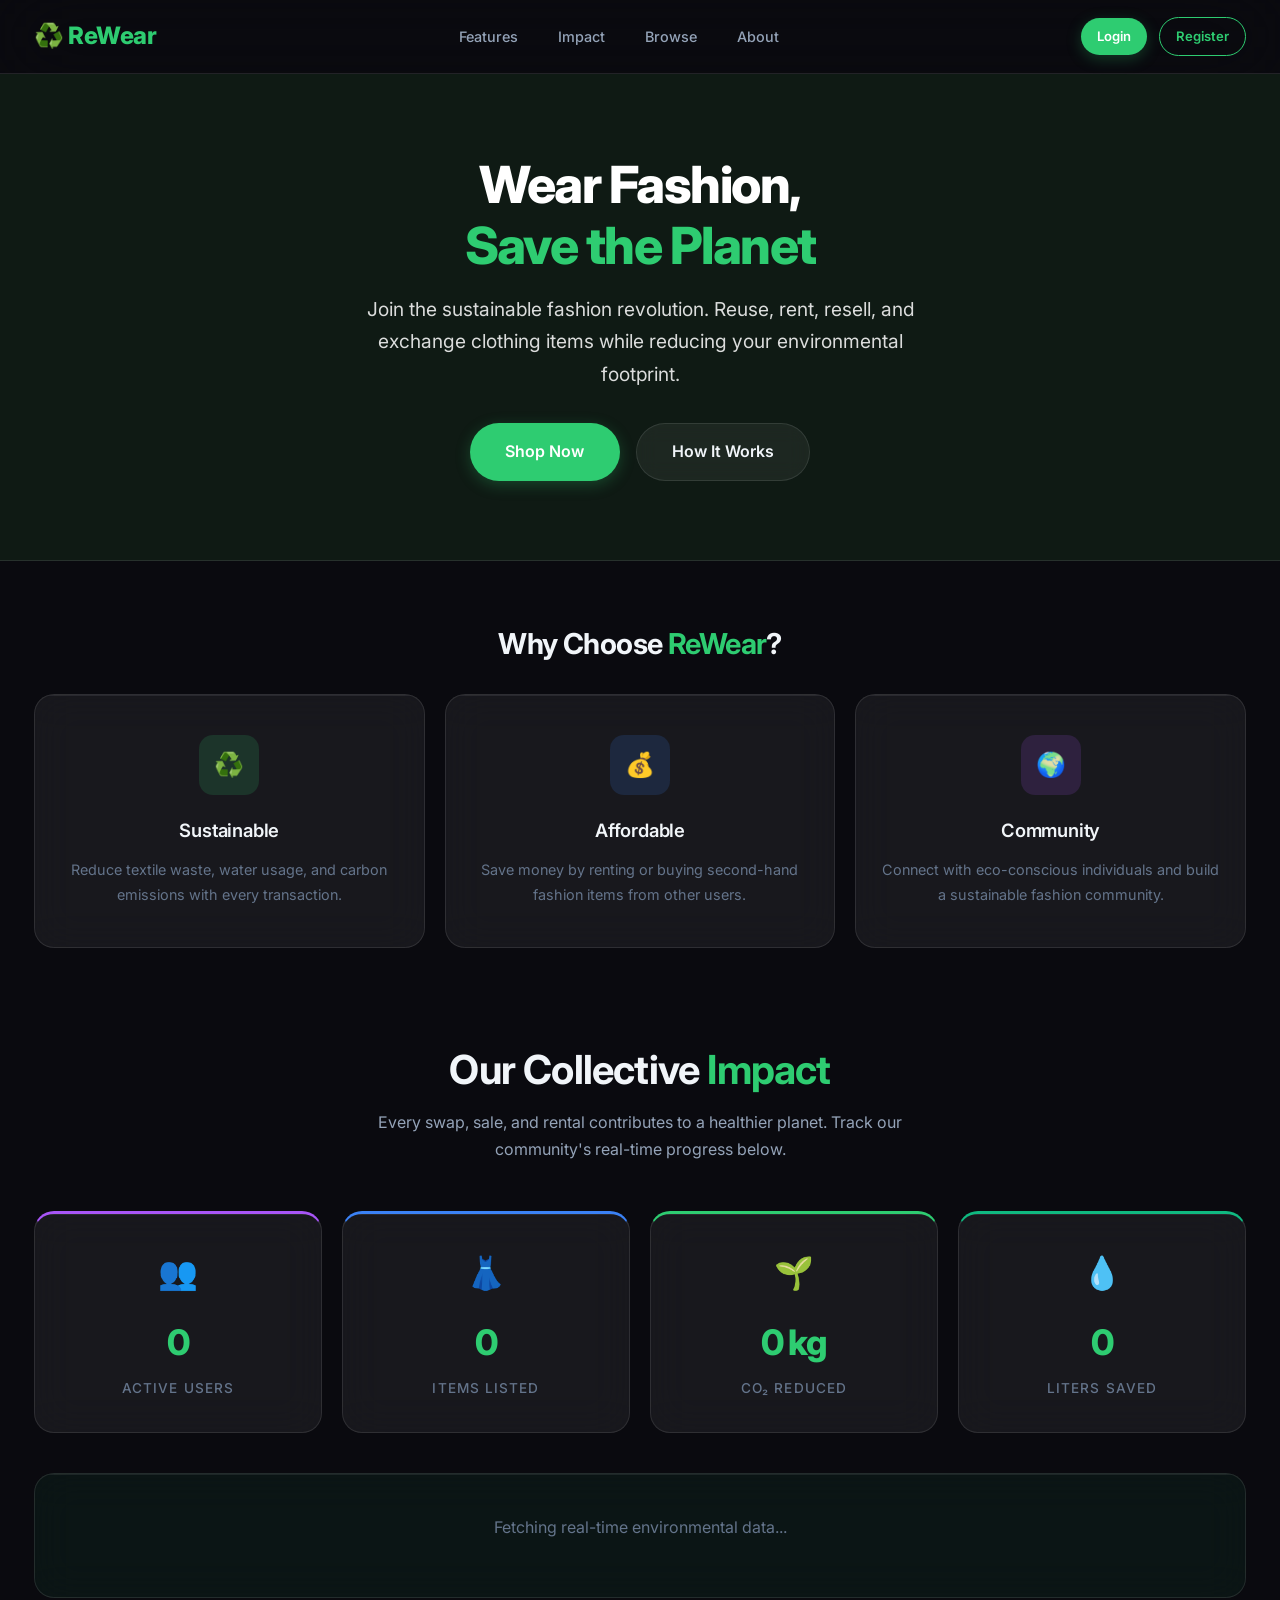
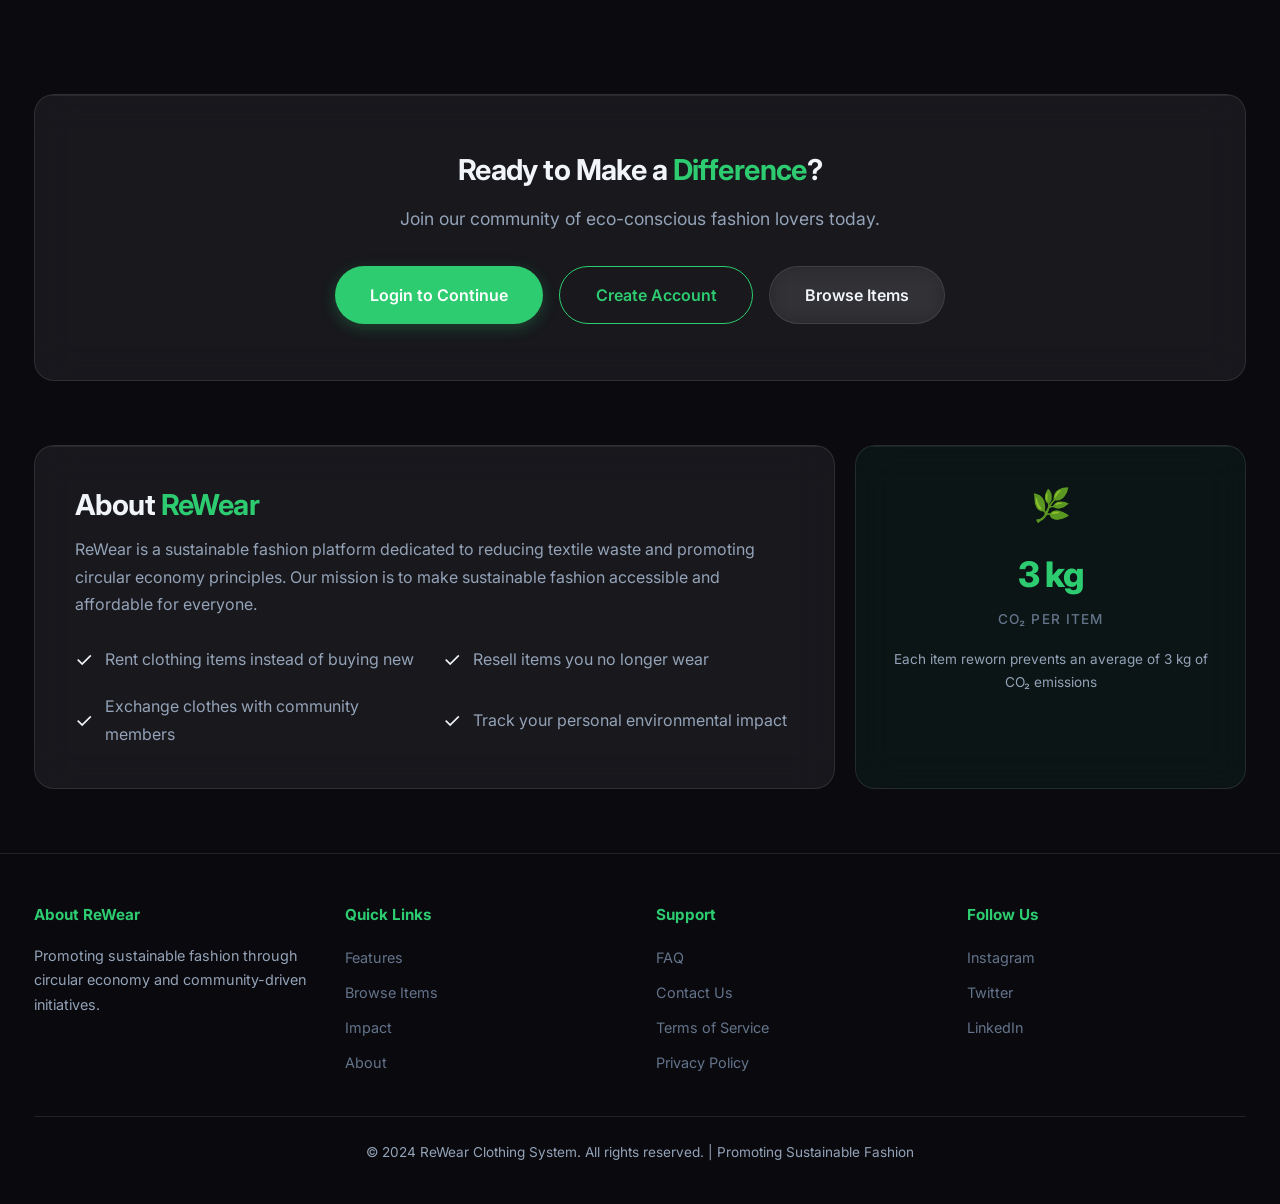
<file: frontend/index.html>
<!DOCTYPE html>
<html lang="en">
<head>
    <meta charset="UTF-8">
    <meta name="viewport" content="width=device-width, initial-scale=1.0">
    <title>ReWear - Sustainable Fashion Platform</title>
    <link rel="stylesheet" href="css/style.css?v=4">
</head>
<body>
    <!-- Navigation -->
    <header>
        <div class="container">
            <nav>
                <div class="logo">♻️ ReWear</div>
                <ul class="nav-menu">
                    <li><a href="#features">Features</a></li>
                    <li><a href="#impact">Impact</a></li>
                    <li><a href="browse-items.html">Browse</a></li>
                    <li><a href="#about">About</a></li>
                </ul>
                <div class="user-menu"></div>
            </nav>
        </div>
    </header>

    <!-- Hero Section -->
    <section class="hero">
        <div class="container">
            <h1>Wear Fashion,<br><span class="text-gradient">Save the Planet</span></h1>
            <p>Join the sustainable fashion revolution. Reuse, rent, resell, and exchange clothing items while reducing your environmental footprint.</p>
            <div style="display: flex; gap: 1rem; justify-content: center; flex-wrap: wrap;">
                <a href="browse-items.html" class="btn btn-lg btn-primary">Shop Now</a>
                <a href="#features" class="btn btn-lg btn-secondary">How It Works</a>
            </div>
        </div>
    </section>

    <!-- Features Bento Grid -->
    <section id="features" class="container" style="margin: 4rem auto;">
        <h2 class="text-center mb-4">Why Choose <span class="text-gradient">ReWear</span>?</h2>
        <div class="bento-grid" style="margin-top: 2rem;">
            <div class="card feature-card">
                <div class="feature-icon" style="background: var(--accent-green-dim);">♻️</div>
                <h3>Sustainable</h3>
                <p>Reduce textile waste, water usage, and carbon emissions with every transaction.</p>
            </div>
            <div class="card feature-card">
                <div class="feature-icon" style="background: var(--accent-blue-dim);">💰</div>
                <h3>Affordable</h3>
                <p>Save money by renting or buying second-hand fashion items from other users.</p>
            </div>
            <div class="card feature-card">
                <div class="feature-icon" style="background: var(--accent-purple-dim);">🌍</div>
                <h3>Community</h3>
                <p>Connect with eco-conscious individuals and build a sustainable fashion community.</p>
            </div>
        </div>
    </section>

    <!-- Impact Statistics Section -->
    <section id="impact" class="container" style="margin: 6rem auto;">
        <div class="text-center mb-4">
            <h2 style="font-size: 2.5rem;">Our Collective <span class="text-gradient">Impact</span></h2>
            <p style="max-width: 600px; margin: 0 auto; color: var(--text-secondary);">Every swap, sale, and rental contributes to a healthier planet. Track our community's real-time progress below.</p>
        </div>
        
        <div class="bento-4" style="margin-top: 3rem;">
            <!-- Active Users -->
            <div class="card bento-stat" style="border-top: 3px solid var(--accent-purple);">
                <div class="stat-icon">👥</div>
                <div class="stat-value" id="stat-users">0</div>
                <div class="stat-label">Active Users</div>
            </div>
            
            <!-- Items Listed -->
            <div class="card bento-stat" style="border-top: 3px solid var(--accent-blue);">
                <div class="stat-icon">👗</div>
                <div class="stat-value" id="stat-items">0</div>
                <div class="stat-label">Items Listed</div>
            </div>
            
            <!-- CO2 Reduced -->
            <div class="card bento-stat" style="border-top: 3px solid var(--accent-green);">
                <div class="stat-icon">🌱</div>
                <div class="stat-value" id="stat-co2">0 kg</div>
                <div class="stat-label">CO₂ Reduced</div>
            </div>
            
            <!-- Water Saved -->
            <div class="card bento-stat" style="border-top: 3px solid var(--accent-emerald);">
                <div class="stat-icon">💧</div>
                <div class="stat-value" id="stat-water">0</div>
                <div class="stat-label">Liters Saved</div>
            </div>
        </div>
        
        <!-- Impact Details Card (Summary) -->
        <div class="card" id="global-impact" style="margin-top: 2.5rem; padding: 2.5rem; background: var(--bg-card-accent); text-align: center;">
            <p style="color: var(--text-muted);">Fetching real-time environmental data...</p>
        </div>
    </section>

    <!-- CTA Section -->
    <section id="cta" class="container" style="margin: 4rem auto;">
        <div class="card text-center" style="padding: 3.5rem 2rem;">
            <h2>Ready to Make a <span class="text-gradient">Difference</span>?</h2>
            <p id="cta-text" style="font-size: 1.1rem; max-width: 500px; margin: 1rem auto 2rem;">Join our community of eco-conscious fashion lovers today.</p>
            <div id="cta-buttons" style="display: flex; gap: 1rem; justify-content: center; flex-wrap: wrap;">
                <a href="login.html" class="btn btn-lg btn-primary">Login to Continue</a>
                <a href="register.html" class="btn btn-lg btn-outline">Create Account</a>
                <a href="browse-items.html" class="btn btn-lg btn-secondary">Browse Items</a>
            </div>
        </div>
    </section>

    <!-- About Section -->
    <section id="about" class="container" style="margin: 4rem auto;">
        <div class="bento-grid">
            <div class="card bento-wide" style="padding: 2.5rem;">
                <h2>About <span class="text-gradient">ReWear</span></h2>
                <p>ReWear is a sustainable fashion platform dedicated to reducing textile waste and promoting circular economy principles. Our mission is to make sustainable fashion accessible and affordable for everyone.</p>
                <div style="display: grid; grid-template-columns: repeat(2, 1fr); gap: 1rem; margin-top: 1.5rem;">
                    <div style="display: flex; align-items: center; gap: 0.75rem;">
                        <span style="font-size: 1.3rem;">✓</span>
                        <span style="color: var(--text-secondary);">Rent clothing items instead of buying new</span>
                    </div>
                    <div style="display: flex; align-items: center; gap: 0.75rem;">
                        <span style="font-size: 1.3rem;">✓</span>
                        <span style="color: var(--text-secondary);">Resell items you no longer wear</span>
                    </div>
                    <div style="display: flex; align-items: center; gap: 0.75rem;">
                        <span style="font-size: 1.3rem;">✓</span>
                        <span style="color: var(--text-secondary);">Exchange clothes with community members</span>
                    </div>
                    <div style="display: flex; align-items: center; gap: 0.75rem;">
                        <span style="font-size: 1.3rem;">✓</span>
                        <span style="color: var(--text-secondary);">Track your personal environmental impact</span>
                    </div>
                </div>
            </div>
            <div class="card bento-stat" style="background: var(--bg-card-accent);">
                <div class="stat-icon">🌿</div>
                <div class="stat-value">3 kg</div>
                <div class="stat-label">CO₂ per item</div>
                <p style="font-size: 0.85rem; margin-top: 1rem; margin-bottom: 0;">Each item reworn prevents an average of 3 kg of CO₂ emissions</p>
            </div>
        </div>
    </section>

    <!-- Footer -->
    <footer>
        <div class="container">
            <div class="footer-content">
                <div class="footer-section">
                    <h4>About ReWear</h4>
                    <p style="font-size: 0.9rem;">Promoting sustainable fashion through circular economy and community-driven initiatives.</p>
                </div>
                <div class="footer-section">
                    <h4>Quick Links</h4>
                    <ul>
                        <li><a href="#features">Features</a></li>
                        <li><a href="browse-items.html">Browse Items</a></li>
                        <li><a href="#impact">Impact</a></li>
                        <li><a href="#about">About</a></li>
                    </ul>
                </div>
                <div class="footer-section">
                    <h4>Support</h4>
                    <ul>
                        <li><a href="#">FAQ</a></li>
                        <li><a href="#">Contact Us</a></li>
                        <li><a href="#">Terms of Service</a></li>
                        <li><a href="#">Privacy Policy</a></li>
                    </ul>
                </div>
                <div class="footer-section">
                    <h4>Follow Us</h4>
                    <ul>
                        <li><a href="#">Instagram</a></li>
                        <li><a href="#">Twitter</a></li>
                        <li><a href="#">LinkedIn</a></li>
                    </ul>
                </div>
            </div>
            <div class="footer-bottom">
                <p>&copy; 2024 ReWear Clothing System. All rights reserved. | Promoting Sustainable Fashion</p>
            </div>
        </div>
    </footer>

    <script src="js/api-client.js?v=3"></script>
    <script src="js/utils.js?v=3"></script>
    <script src="js/index.js?v=3"></script>
</body>
</html>
</file>
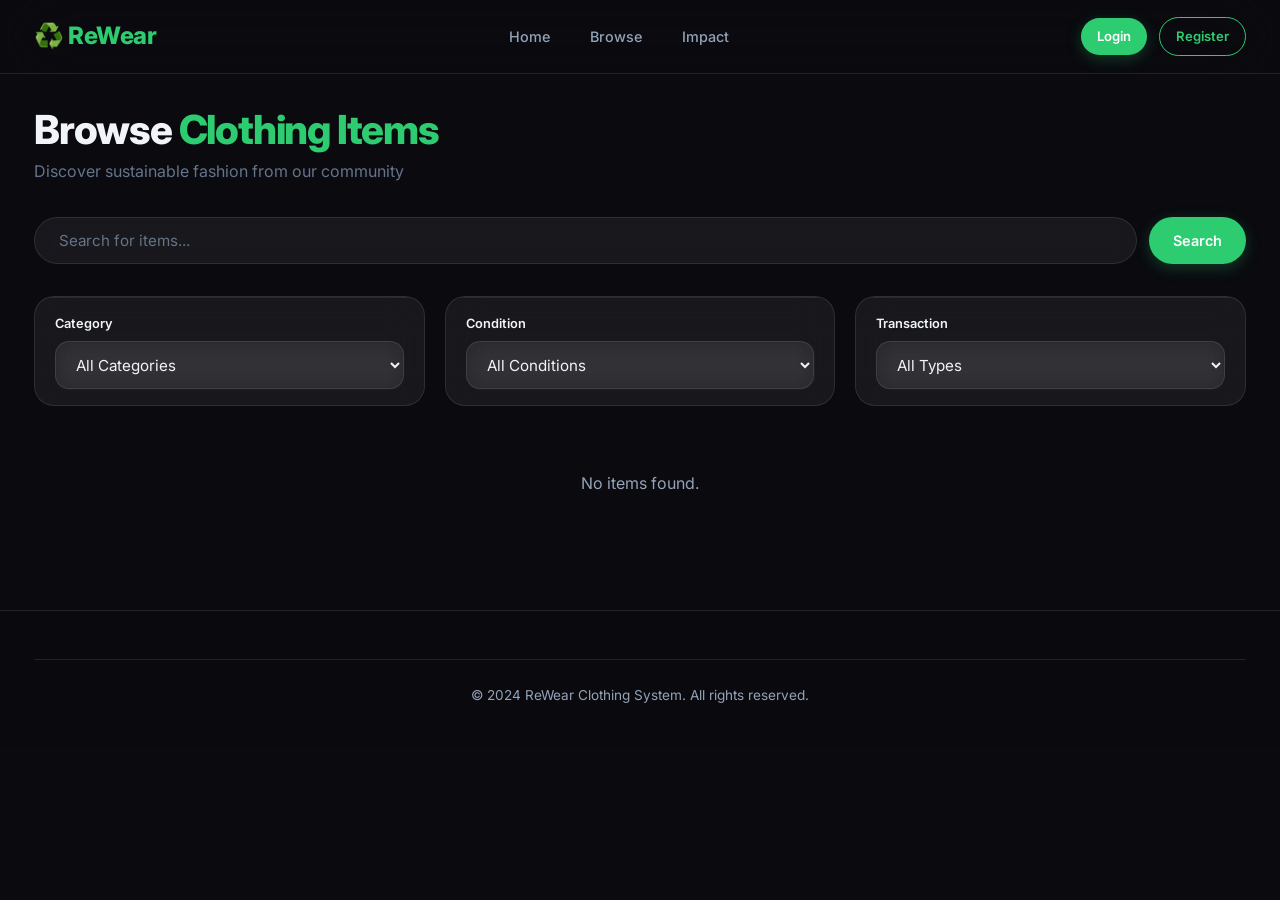
<file: frontend/browse-items.html>
<!DOCTYPE html>
<html lang="en">
<head>
    <meta charset="UTF-8">
    <meta name="viewport" content="width=device-width, initial-scale=1.0">
    <title>Browse Items - ReWear</title>
    <link rel="stylesheet" href="css/style.css?v=3">
</head>
<body>
    <header>
        <div class="container">
            <nav>
                <a href="index.html" class="logo">♻️ ReWear</a>
                <ul class="nav-menu">
                    <li><a href="index.html">Home</a></li>
                    <li><a href="#">Browse</a></li>
                    <li><a href="sustainability.html">Impact</a></li>
                </ul>
                <div class="user-menu"></div>
            </nav>
        </div>
    </header>

    <div class="container" style="margin: 2rem auto;">
        <h1 style="margin-bottom: 0.25rem;">Browse <span class="text-gradient">Clothing Items</span></h1>
        <p style="color: var(--text-muted); margin-bottom: 2rem;">Discover sustainable fashion from our community</p>

        <!-- Search -->
        <div class="search-bar">
            <input type="text" id="search-input" placeholder="Search for items...">
            <button class="btn btn-primary" onclick="searchItems()">Search</button>
        </div>

        <!-- Filters Bento Row -->
        <div class="bento-grid" style="margin-bottom: 2rem;">
            <div class="card" style="padding: 1rem 1.25rem;">
                <label for="filter-category" style="font-size: 0.8rem; margin-bottom: 0.4rem;">Category</label>
                <select id="filter-category" onchange="applyFilters()">
                    <option value="">All Categories</option>
                    <option value="tops">Tops</option>
                    <option value="bottoms">Bottoms</option>
                    <option value="dresses">Dresses</option>
                    <option value="outerwear">Outerwear</option>
                    <option value="footwear">Footwear</option>
                    <option value="accessories">Accessories</option>
                </select>
            </div>
            <div class="card" style="padding: 1rem 1.25rem;">
                <label for="filter-condition" style="font-size: 0.8rem; margin-bottom: 0.4rem;">Condition</label>
                <select id="filter-condition" onchange="applyFilters()">
                    <option value="">All Conditions</option>
                    <option value="new">New</option>
                    <option value="like_new">Like New</option>
                    <option value="good">Good</option>
                    <option value="fair">Fair</option>
                    <option value="worn">Worn</option>
                </select>
            </div>
            <div class="card" style="padding: 1rem 1.25rem;">
                <label for="filter-type" style="font-size: 0.8rem; margin-bottom: 0.4rem;">Transaction</label>
                <select id="filter-type" onchange="applyFilters()">
                    <option value="">All Types</option>
                    <option value="rent">Rent</option>
                    <option value="buy">Buy</option>
                    <option value="exchange">Exchange</option>
                    <option value="free">Free</option>
                </select>
            </div>
        </div>

        <!-- Items Grid -->
        <div class="items-grid" id="items-container">
            <!-- Loaded via JavaScript -->
        </div>
        
        <!-- Pagination -->
        <div class="pagination" id="pagination"></div>
    </div>

    <!-- Item Details Modal -->
    <div id="item-modal" class="modal">
        <div class="modal-content" style="max-width: 800px;">
            <div class="modal-header">
                <h2>Item Details</h2>
                <button class="modal-close" onclick="closeModal()">&times;</button>
            </div>
            <div class="modal-body" id="modal-body">
                <!-- Loaded via JavaScript -->
            </div>
        </div>
    </div>

    <footer>
        <div class="container">
            <div class="footer-bottom">
                <p>&copy; 2024 ReWear Clothing System. All rights reserved.</p>
            </div>
        </div>
    </footer>

    <script src="js/api-client.js?v=2"></script>
    <script src="js/utils.js?v=2"></script>
    <script src="js/browse.js?v=2"></script>
</body>
</html>
</file>
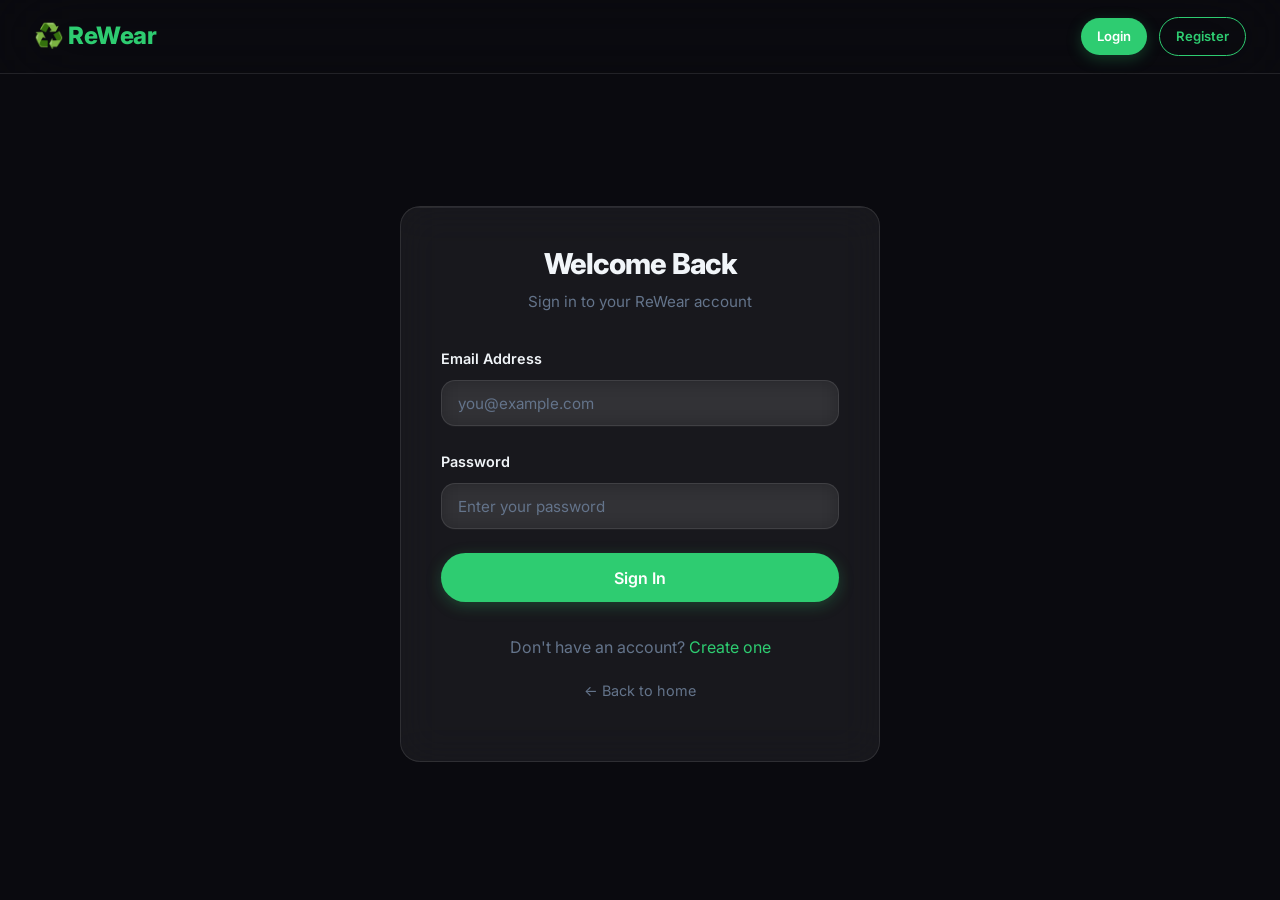
<file: frontend/login.html>
<!DOCTYPE html>
<html lang="en">
<head>
    <meta charset="UTF-8">
    <meta name="viewport" content="width=device-width, initial-scale=1.0">
    <title>Login - ReWear</title>
    <link rel="stylesheet" href="css/style.css?v=3">
</head>
<body>
    <header>
        <div class="container">
            <nav>
                <a href="index.html" class="logo">♻️ ReWear</a>
                <div class="user-menu"></div>
            </nav>
        </div>
    </header>

    <div class="auth-wrapper">
        <div class="auth-card">
            <div class="card">
                <h1>Welcome Back</h1>
                <p class="auth-subtitle">Sign in to your ReWear account</p>
                
                <form id="login-form">
                    <div class="form-group">
                        <label for="email">Email Address</label>
                        <input type="email" id="email" required placeholder="you@example.com">
                    </div>

                    <div class="form-group">
                        <label for="password">Password</label>
                        <input type="password" id="password" required placeholder="Enter your password">
                    </div>

                    <button type="submit" class="btn btn-primary btn-block btn-lg">
                        Sign In
                    </button>
                </form>

                <div style="margin-top: 2rem; text-align: center;">
                    <p style="color: var(--text-muted);">Don't have an account? <a href="register.html">Create one</a></p>
                    <p style="margin-top: 0.5rem;"><a href="index.html" style="color: var(--text-muted); font-size: 0.9rem;">← Back to home</a></p>
                </div>
            </div>
        </div>
    </div>

    <script src="js/api-client.js?v=2"></script>
    <script src="js/utils.js?v=2"></script>
    <script>
        AuthHelper.redirectIfLoggedIn();

        document.getElementById('login-form').addEventListener('submit', async (e) => {
            e.preventDefault();

            const email = document.getElementById('email').value;
            const password = document.getElementById('password').value;

            const response = await api.login(email, password);

            if (response.success) {
                window.location.href = 'http://localhost:8000/dashboard.html';
            } else {
                UIUtils.showAlert(response.message || 'Login failed', 'error');
            }
        });
    </script>
</body>
</html>
</file>
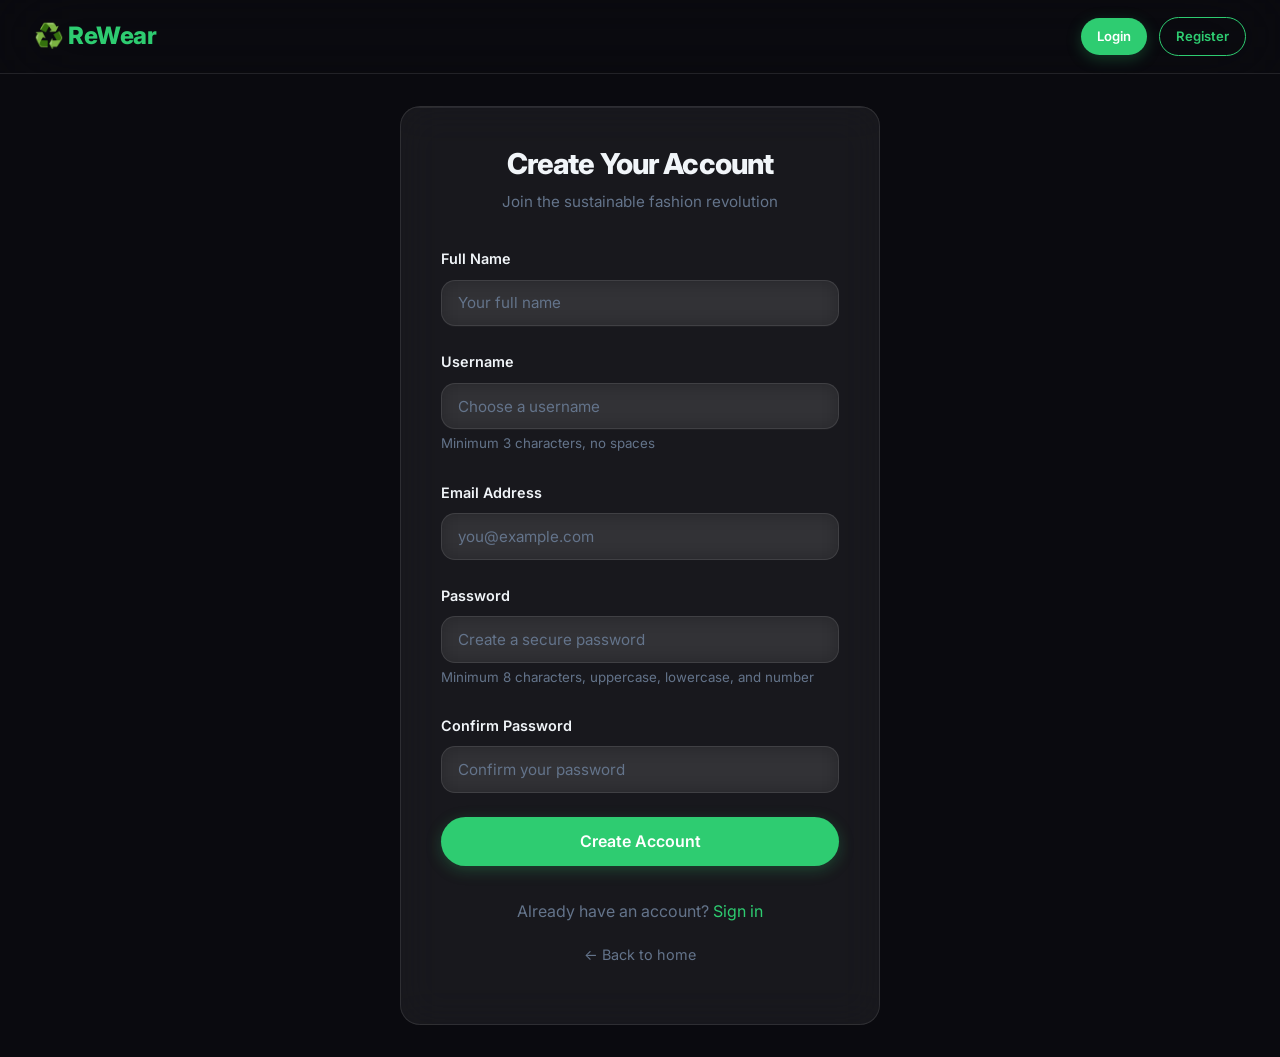
<file: frontend/register.html>
<!DOCTYPE html>
<html lang="en">
<head>
    <meta charset="UTF-8">
    <meta name="viewport" content="width=device-width, initial-scale=1.0">
    <title>Register - ReWear</title>
    <link rel="stylesheet" href="css/style.css?v=3">
</head>
<body>
    <header>
        <div class="container">
            <nav>
                <a href="index.html" class="logo">♻️ ReWear</a>
                <div class="user-menu"></div>
            </nav>
        </div>
    </header>

    <div class="auth-wrapper">
        <div class="auth-card">
            <div class="card">
                <h1>Create Your Account</h1>
                <p class="auth-subtitle">Join the sustainable fashion revolution</p>

                <form id="register-form">
                    <div class="form-group">
                        <label for="full_name">Full Name</label>
                        <input type="text" id="full_name" required placeholder="Your full name">
                    </div>

                    <div class="form-group">
                        <label for="username">Username</label>
                        <input type="text" id="username" required placeholder="Choose a username" minlength="3">
                        <small>Minimum 3 characters, no spaces</small>
                    </div>

                    <div class="form-group">
                        <label for="email">Email Address</label>
                        <input type="email" id="email" required placeholder="you@example.com">
                    </div>

                    <div class="form-group">
                        <label for="password">Password</label>
                        <input type="password" id="password" required placeholder="Create a secure password" minlength="8">
                        <small>Minimum 8 characters, uppercase, lowercase, and number</small>
                    </div>

                    <div class="form-group">
                        <label for="confirm_password">Confirm Password</label>
                        <input type="password" id="confirm_password" required placeholder="Confirm your password">
                    </div>

                    <button type="submit" class="btn btn-primary btn-block btn-lg">
                        Create Account
                    </button>
                </form>

                <div style="margin-top: 2rem; text-align: center;">
                    <p style="color: var(--text-muted);">Already have an account? <a href="login.html">Sign in</a></p>
                    <p style="margin-top: 0.5rem;"><a href="index.html" style="color: var(--text-muted); font-size: 0.9rem;">← Back to home</a></p>
                </div>
            </div>
        </div>
    </div>

    <script src="js/api-client.js?v=2"></script>
    <script src="js/utils.js?v=2"></script>
    <script>
        AuthHelper.redirectIfLoggedIn();

        document.getElementById('register-form').addEventListener('submit', async (e) => {
            e.preventDefault();

            const password = document.getElementById('password').value;
            const confirmPassword = document.getElementById('confirm_password').value;

            if (password !== confirmPassword) {
                UIUtils.showAlert('Passwords do not match', 'error');
                return;
            }

            const response = await api.register(
                document.getElementById('username').value,
                document.getElementById('email').value,
                password,
                document.getElementById('full_name').value
            );

            if (response.success) {
                UIUtils.showAlert('Account created successfully! Please login.', 'success');
                setTimeout(() => {
                    window.location.href = 'login.html';
                }, 1500);
            } else {
                UIUtils.showAlert(response.message || 'Registration failed', 'error');
            }
        });
    </script>
</body>
</html>
</file>
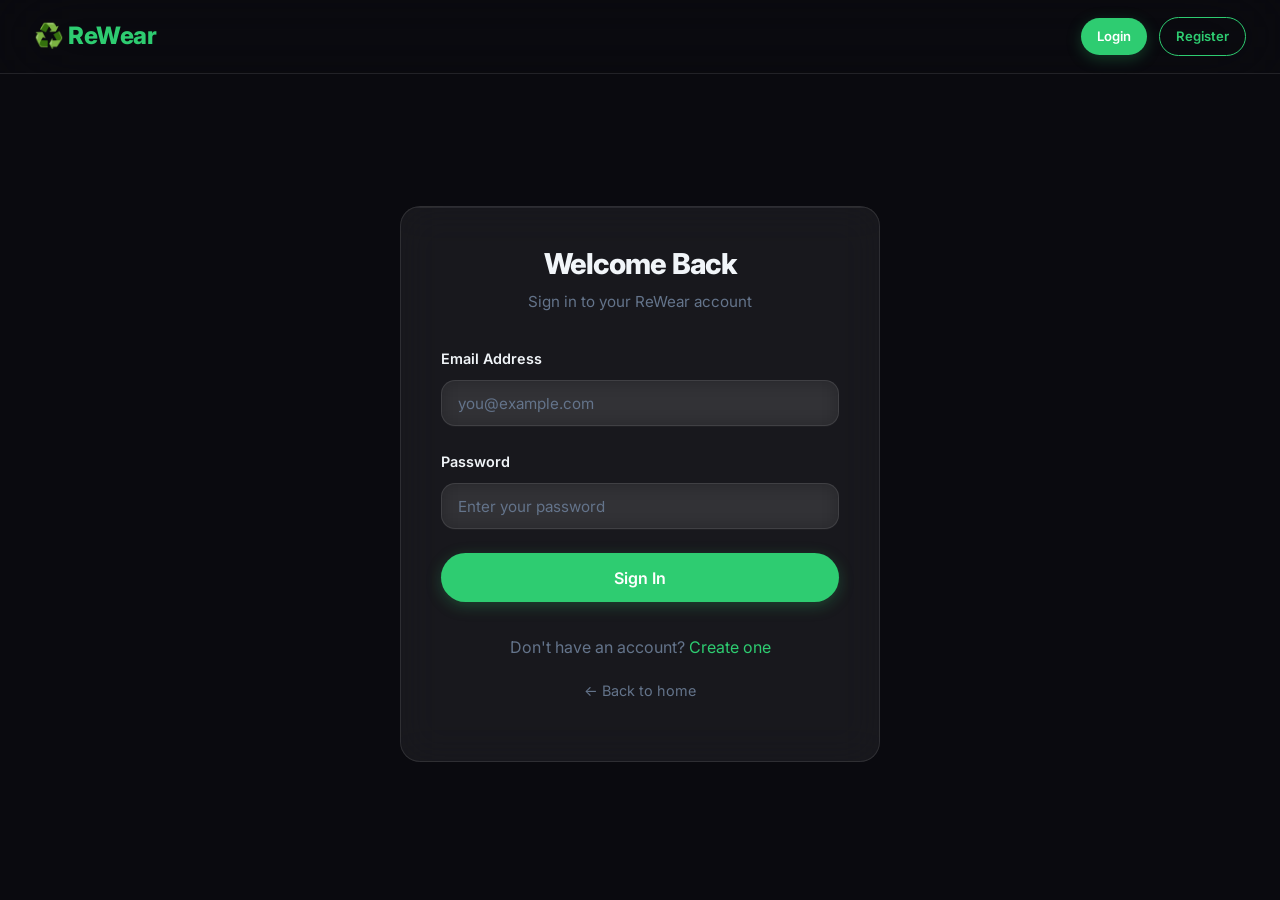
<file: frontend/admin/dashboard.html>
<!DOCTYPE html>
<html lang="en">
<head>
    <meta charset="UTF-8">
    <meta name="viewport" content="width=device-width, initial-scale=1.0">
    <title>Admin Dashboard - ReWear</title>
    <link rel="stylesheet" href="../css/style.css?v=5">
    <style>
        .admin-grid {
            display: grid;
            grid-template-columns: repeat(auto-fit, minmax(300px, 1fr));
            gap: 1.5rem;
            margin-top: 2rem;
        }
        .admin-card {
            background: var(--bg-card);
            backdrop-filter: blur(12px);
            border: 1px solid var(--border-color);
            border-radius: 1.5rem;
            padding: 1.5rem;
            transition: transform 0.3s ease, box-shadow 0.3s ease;
        }
        .admin-card:hover {
            transform: translateY(-5px);
            box-shadow: 0 10px 30px rgba(0,0,0,0.1);
        }
        .stat-group {
            display: flex;
            justify-content: space-between;
            align-items: center;
            margin-bottom: 1rem;
        }
        .stat-number {
            font-size: 2rem;
            font-weight: 700;
            background: var(--primary-gradient);
            -webkit-background-clip: text;
            -webkit-text-fill-color: transparent;
        }
        .admin-table {
            width: 100%;
            border-collapse: collapse;
            margin-top: 1rem;
        }
        .admin-table th, .admin-table td {
            padding: 1rem;
            text-align: left;
            border-bottom: 1px solid var(--border-color);
        }
        .admin-table th {
            color: var(--text-muted);
            font-weight: 600;
            text-transform: uppercase;
            font-size: 0.8rem;
            letter-spacing: 1px;
        }
        .action-btns {
            display: flex;
            gap: 0.5rem;
        }
        .tab-menu {
            display: flex;
            gap: 1rem;
            margin-bottom: 2rem;
            border-bottom: 1px solid var(--border-color);
            padding-bottom: 1rem;
        }
        .tab-btn {
            background: none;
            border: none;
            color: var(--text-muted);
            font-weight: 600;
            cursor: pointer;
            padding: 0.5rem 1rem;
            border-radius: 0.5rem;
            transition: all 0.3s ease;
        }
        .tab-btn.active {
            background: var(--bg-card-accent);
            color: var(--text-primary);
        }
    </style>
</head>
<body>
    <header>
        <div class="container">
            <nav>
                <a href="../index.html" class="logo">♻️ ReWear Admin</a>
                <ul class="nav-menu">
                    <li><a href="../dashboard.html">User Dashboard</a></li>
                    <li><a href="../browse-items.html">Browse</a></li>
                </ul>
                <div class="user-menu"></div>
            </nav>
        </div>
    </header>

    <main class="container" style="margin-top: 3rem; margin-bottom: 5rem;">
        <div style="display: flex; justify-content: space-between; align-items: center; margin-bottom: 2rem;">
            <div>
                <h1 class="text-gradient">System Overview</h1>
                <p style="color: var(--text-muted);">Manage platform users, content, and track global impact</p>
            </div>
            <button onclick="location.reload()" class="btn btn-secondary">Refresh Data</button>
        </div>

        <!-- Quick Stats -->
        <div class="bento-4">
            <div class="admin-card">
                <div class="stat-group">
                    <span>Total Users</span>
                    <span class="stat-icon">👥</span>
                </div>
                <div class="stat-number" id="total-users">0</div>
                <div style="font-size: 0.85rem; color: var(--accent-green);">Active: <span id="active-users">0</span></div>
            </div>
            <div class="admin-card">
                <div class="stat-group">
                    <span>Active Items</span>
                    <span class="stat-icon">👗</span>
                </div>
                <div class="stat-number" id="total-items">0</div>
                <div style="font-size: 0.85rem; color: var(--accent-blue);">Available: <span id="available-items">0</span></div>
            </div>
            <div class="admin-card">
                <div class="stat-group">
                    <span>System Requests</span>
                    <span class="stat-icon">📤</span>
                </div>
                <div class="stat-number" id="total-requests">0</div>
                <div style="font-size: 0.85rem; color: var(--accent-purple);">Pending: <span id="pending-requests">0</span></div>
            </div>
            <div class="admin-card">
                <div class="stat-group">
                    <span>Total Orders</span>
                    <span class="stat-icon">💸</span>
                </div>
                <div class="stat-number" id="total-orders">0</div>
                <div style="font-size: 0.85rem; color: var(--accent-emerald);">Success Rate: 100%</div>
            </div>
        </div>

        <!-- Admin Sections -->
        <div style="margin-top: 4rem;">
            <div class="tab-menu">
                <button class="tab-btn active" onclick="switchTab('items', this)">Item Moderation</button>
                <button class="tab-btn" onclick="switchTab('users', this)">User Management</button>
                <button class="tab-btn" onclick="switchTab('requests', this)">Global Requests</button>
            </div>

            <!-- Item Moderation Section -->
            <section id="section-items" class="admin-section">
                <div class="card" style="padding: 0;">
                    <div style="padding: 1.5rem; border-bottom: 1px solid var(--border-color); display: flex; justify-content: space-between; align-items: center;">
                        <h3 style="margin: 0;">Pending Moderation / Inactive Items</h3>
                        <div style="font-size: 0.9rem; color: var(--text-muted);" id="items-pagination-info">Page 1 of 1</div>
                    </div>
                    <div style="overflow-x: auto;">
                        <table class="admin-table">
                            <thead>
                                <tr>
                                    <th>Item</th>
                                    <th>Owner</th>
                                    <th>Category</th>
                                    <th>Status</th>
                                    <th>Actions</th>
                                </tr>
                            </thead>
                            <tbody id="items-table-body">
                                <tr><td colspan="5" class="text-center" style="padding: 3rem; color: var(--text-muted);">Loading items...</td></tr>
                            </tbody>
                        </table>
                    </div>
                </div>
            </section>

            <!-- User Management Section -->
            <section id="section-users" class="admin-section" style="display: none;">
                <div class="card" style="padding: 0;">
                    <div style="padding: 1.5rem; border-bottom: 1px solid var(--border-color);">
                        <h3 style="margin: 0;">All Registered Users</h3>
                    </div>
                    <div style="overflow-x: auto;">
                        <table class="admin-table">
                            <thead>
                                <tr>
                                    <th>User</th>
                                    <th>Email</th>
                                    <th>Role</th>
                                    <th>Status</th>
                                    <th>Actions</th>
                                </tr>
                            </thead>
                            <tbody id="users-table-body">
                                <tr><td colspan="5" class="text-center" style="padding: 3rem; color: var(--text-muted);">Loading users...</td></tr>
                            </tbody>
                        </table>
                    </div>
                </div>
            </section>

            <!-- Global Requests Section -->
            <section id="section-requests" class="admin-section" style="display: none;">
                <div class="card" style="padding: 0;">
                    <div style="padding: 1.5rem; border-bottom: 1px solid var(--border-color);">
                        <h3 style="margin: 0;">System-wide Requests</h3>
                    </div>
                    <div style="overflow-x: auto;">
                        <table class="admin-table">
                            <thead>
                                <tr>
                                    <th>Item</th>
                                    <th>Requester</th>
                                    <th>Owner</th>
                                    <th>Type</th>
                                    <th>Status</th>
                                </tr>
                            </thead>
                            <tbody id="requests-table-body">
                                <tr><td colspan="5" class="text-center" style="padding: 3rem; color: var(--text-muted);">Loading requests...</td></tr>
                            </tbody>
                        </table>
                    </div>
                </div>
            </section>
        </div>
    </main>

    <script src="../js/api-client.js?v=5"></script>
    <script src="../js/utils.js?v=5"></script>
    <script src="../js/admin-dashboard.js?v=5"></script>
</body>
</html>
</file>
<file: frontend/css/style.css>
/* ============================================
   ReWear — Glassmorphism + Bento Box Design System
   Modern dark theme with liquid glass effects
   ============================================ */

@import url('https://fonts.googleapis.com/css2?family=Inter:wght@300;400;500;600;700;800;900&display=swap');

/* ===== DESIGN TOKENS ===== */
:root {
    /* Colors */
    --bg-deep: #0a0a0f;
    --bg-surface: #12121a;
    --bg-elevated: #1a1a2e;
    --bg-card: rgba(255, 255, 255, 0.04);
    --glass-bg: rgba(255, 255, 255, 0.06);
    --glass-border: rgba(255, 255, 255, 0.1);
    --glass-hover: rgba(255, 255, 255, 0.1);
    --glass-glow: rgba(46, 204, 113, 0.15);

    /* Accent palette */
    --accent-green: #2ecc71;
    --accent-green-dim: rgba(46, 204, 113, 0.15);
    --accent-blue: #3b82f6;
    --accent-blue-dim: rgba(59, 130, 246, 0.15);
    --accent-purple: #a855f7;
    --accent-purple-dim: rgba(168, 85, 247, 0.15);
    --accent-emerald: #10b981;
    --accent-amber: #f59e0b;
    --accent-rose: #f43f5e;

    /* Solid accent backgrounds */
    --bg-hero: #0f1a14;
    --bg-card-accent: rgba(46, 204, 113, 0.06);

    /* Text */
    --text-primary: #f1f5f9;
    --text-secondary: #94a3b8;
    --text-muted: #64748b;
    --text-accent: #2ecc71;

    /* Spacing */
    --radius-sm: 8px;
    --radius-md: 14px;
    --radius-lg: 20px;
    --radius-xl: 28px;
    --radius-full: 100px;

    /* Glass effects */
    --blur: 20px;
    --blur-heavy: 40px;

    /* Shadows */
    --shadow-sm: 0 2px 8px rgba(0, 0, 0, 0.3);
    --shadow-md: 0 4px 20px rgba(0, 0, 0, 0.4);
    --shadow-lg: 0 8px 40px rgba(0, 0, 0, 0.5);
    --shadow-glow: 0 0 30px rgba(46, 204, 113, 0.2);
    --shadow-glow-blue: 0 0 30px rgba(59, 130, 246, 0.2);

    /* Transitions */
    --ease: cubic-bezier(0.4, 0, 0.2, 1);
    --transition: all 0.3s var(--ease);
    --transition-fast: all 0.15s var(--ease);
    --transition-slow: all 0.5s var(--ease);
}

/* ===== RESET & BASE ===== */
*, *::before, *::after {
    margin: 0;
    padding: 0;
    box-sizing: border-box;
}

html {
    scroll-behavior: smooth;
    font-size: 16px;
}

body {
    font-family: 'Inter', -apple-system, BlinkMacSystemFont, 'Segoe UI', sans-serif;
    line-height: 1.7;
    color: var(--text-primary);
    background-color: var(--bg-deep);
    min-height: 100vh;
    -webkit-font-smoothing: antialiased;
    overflow-x: hidden;
}

/* Solid background */
body::before {
    content: '';
    position: fixed;
    top: 0;
    left: 0;
    width: 100%;
    height: 100%;
    background: var(--bg-deep);
    z-index: -1;
}



/* ===== TYPOGRAPHY ===== */
h1 {
    font-size: 2.5rem;
    font-weight: 800;
    letter-spacing: -0.03em;
    line-height: 1.2;
    margin-bottom: 1rem;
    color: var(--text-primary);
}

h2 {
    font-size: 1.8rem;
    font-weight: 700;
    letter-spacing: -0.02em;
    line-height: 1.3;
    margin-bottom: 0.8rem;
    color: var(--text-primary);
}

h3 {
    font-size: 1.3rem;
    font-weight: 600;
    letter-spacing: -0.01em;
    margin-bottom: 0.6rem;
    color: var(--text-primary);
}

h4 {
    font-size: 1.05rem;
    font-weight: 600;
    margin-bottom: 0.4rem;
    color: var(--text-primary);
}

p {
    margin-bottom: 1rem;
    color: var(--text-secondary);
    font-weight: 400;
}

a {
    color: var(--accent-green);
    text-decoration: none;
    transition: var(--transition-fast);
}

a:hover {
    color: var(--accent-emerald);
}

small {
    color: var(--text-muted);
}

/* ===== LAYOUT ===== */
.container {
    max-width: 1260px;
    margin: 0 auto;
    padding: 0 24px;
}

.row {
    display: flex;
    gap: 20px;
    flex-wrap: wrap;
}

.col { flex: 1; min-width: 250px; }
.col-3 { flex: 0 0 calc(33.33% - 14px); min-width: 250px; }
.col-4 { flex: 0 0 calc(25% - 15px); min-width: 200px; }
.col-6 { flex: 0 0 calc(50% - 10px); min-width: 280px; }

/* ===== GLASS CARD (Core Component) ===== */
.card {
    background: var(--glass-bg);
    backdrop-filter: blur(var(--blur));
    -webkit-backdrop-filter: blur(var(--blur));
    border: 1px solid var(--glass-border);
    border-radius: var(--radius-lg);
    padding: 1.5rem;
    transition: var(--transition);
    position: relative;
    overflow: hidden;
}

.card::before {
    content: '';
    position: absolute;
    top: 0;
    left: 0;
    right: 0;
    height: 1px;
    background: rgba(255, 255, 255, 0.08);
}

.card:hover {
    background: var(--glass-hover);
    border-color: rgba(255, 255, 255, 0.15);
    transform: translateY(-4px);
    box-shadow: var(--shadow-md);
}

.card-header {
    border-bottom: 1px solid var(--glass-border);
    margin-bottom: 1rem;
    padding-bottom: 1rem;
    display: flex;
    justify-content: space-between;
    align-items: center;
}

.card-body {
    padding: 0.5rem 0;
}

.card-footer {
    border-top: 1px solid var(--glass-border);
    margin-top: 1rem;
    padding-top: 1rem;
}

.card-image {
    width: 100%;
    height: 250px;
    object-fit: cover;
    border-radius: var(--radius-md);
    margin-bottom: 1rem;
}

/* ===== GLASS HEADER ===== */
header {
    background: rgba(10, 10, 15, 0.8);
    backdrop-filter: blur(var(--blur-heavy));
    -webkit-backdrop-filter: blur(var(--blur-heavy));
    border-bottom: 1px solid var(--glass-border);
    position: sticky;
    top: 0;
    z-index: 100;
}

nav {
    display: flex;
    justify-content: space-between;
    align-items: center;
    padding: 1rem 0;
}

.logo {
    font-size: 1.5rem;
    font-weight: 800;
    color: var(--accent-green);
    display: flex;
    align-items: center;
    gap: 0.5rem;
    letter-spacing: -0.02em;
}

.nav-menu {
    display: flex;
    gap: 0.5rem;
    list-style: none;
}

.nav-menu li a {
    color: var(--text-secondary);
    font-weight: 500;
    font-size: 0.9rem;
    padding: 0.5rem 1rem;
    border-radius: var(--radius-full);
    transition: var(--transition-fast);
}

.nav-menu li a:hover {
    color: var(--text-primary);
    background: var(--glass-bg);
}

.user-menu {
    display: flex;
    gap: 0.75rem;
    align-items: center;
}

/* ===== BUTTONS ===== */
.btn {
    display: inline-flex;
    align-items: center;
    justify-content: center;
    gap: 0.5rem;
    padding: 0.7rem 1.5rem;
    border: none;
    border-radius: var(--radius-full);
    font-size: 0.9rem;
    font-weight: 600;
    font-family: inherit;
    cursor: pointer;
    transition: var(--transition);
    text-align: center;
    text-decoration: none;
    white-space: nowrap;
}

.btn-primary {
    background: var(--accent-green);
    color: white;
    box-shadow: 0 4px 15px rgba(46, 204, 113, 0.25);
}

.btn-primary:hover {
    background: var(--accent-emerald);
    transform: translateY(-2px);
    box-shadow: 0 6px 20px rgba(46, 204, 113, 0.35);
    color: white;
}

.btn-secondary {
    background: var(--glass-bg);
    backdrop-filter: blur(10px);
    color: var(--text-primary);
    border: 1px solid var(--glass-border);
}

.btn-secondary:hover {
    background: var(--glass-hover);
    border-color: rgba(255, 255, 255, 0.2);
    transform: translateY(-2px);
    color: var(--text-primary);
}

.btn-outline {
    background: transparent;
    color: var(--accent-green);
    border: 1.5px solid var(--accent-green);
}

.btn-outline:hover {
    background: var(--accent-green-dim);
    transform: translateY(-2px);
    color: var(--accent-green);
}

.btn-sm { padding: 0.45rem 1rem; font-size: 0.82rem; }
.btn-lg { padding: 0.9rem 2.2rem; font-size: 1rem; }
.btn-block { width: 100%; display: flex; }

/* ===== FORMS ===== */
.form-group {
    margin-bottom: 1.5rem;
}

label {
    display: block;
    margin-bottom: 0.5rem;
    font-weight: 600;
    font-size: 0.9rem;
    color: var(--text-primary);
}

input, textarea, select {
    width: 100%;
    padding: 0.8rem 1rem;
    background: var(--glass-bg);
    backdrop-filter: blur(10px);
    border: 1px solid var(--glass-border);
    border-radius: var(--radius-md);
    font-size: 0.95rem;
    font-family: inherit;
    color: var(--text-primary);
    transition: var(--transition);
}

input::placeholder, textarea::placeholder {
    color: var(--text-muted);
}

input:focus, textarea:focus, select:focus {
    outline: none;
    border-color: var(--accent-green);
    box-shadow: 0 0 0 3px var(--accent-green-dim);
    background: rgba(255, 255, 255, 0.08);
}

select option {
    background: var(--bg-surface);
    color: var(--text-primary);
}

textarea {
    resize: vertical;
    min-height: 100px;
}

.form-error {
    color: var(--accent-rose);
    font-size: 0.85rem;
    margin-top: 0.25rem;
}

.form-success {
    color: var(--accent-green);
    font-size: 0.85rem;
    margin-top: 0.25rem;
}

/* ===== HERO SECTION ===== */
.hero {
    background: var(--bg-hero);
    color: white;
    padding: 5rem 0;
    text-align: center;
    position: relative;
    overflow: hidden;
}

.hero::before {
    content: '';
    position: absolute;
    bottom: 0;
    left: 0;
    right: 0;
    height: 1px;
    background: var(--glass-border);
}

.hero h1 {
    color: white;
    font-size: 3.2rem;
    margin-bottom: 1rem;
    position: relative;
    z-index: 1;
}

.hero p {
    color: rgba(255, 255, 255, 0.85);
    font-size: 1.2rem;
    margin-bottom: 2rem;
    max-width: 600px;
    margin-left: auto;
    margin-right: auto;
    position: relative;
    z-index: 1;
}

.hero .btn {
    position: relative;
    z-index: 1;
}

/* ===== BENTO GRID ===== */
.bento-grid {
    display: grid;
    gap: 20px;
    grid-template-columns: repeat(3, 1fr);
}

.bento-grid .bento-wide {
    grid-column: span 2;
}

.bento-grid .bento-tall {
    grid-row: span 2;
}

.bento-grid .bento-full {
    grid-column: span 3;
}

.bento-4 {
    display: grid;
    gap: 20px;
    grid-template-columns: repeat(4, 1fr);
}

@media (max-width: 1100px) {
    .bento-4 {
        grid-template-columns: repeat(2, 1fr);
    }
}

@media (max-width: 600px) {
    .bento-4 {
        grid-template-columns: 1fr;
    }
}

/* Bento stat cards with colored accents */
.bento-stat {
    text-align: center;
    padding: 2rem 1.5rem;
}

.bento-stat .stat-icon {
    font-size: 2rem;
    margin-bottom: 0.75rem;
}

.bento-stat .stat-value {
    font-size: 2.2rem;
    font-weight: 800;
    letter-spacing: -0.03em;
    margin-bottom: 0.25rem;
    color: var(--accent-green);
}

.bento-stat .stat-label {
    font-size: 0.85rem;
    color: var(--text-muted);
    font-weight: 500;
    text-transform: uppercase;
    letter-spacing: 0.08em;
}

/* ===== SEARCH BAR ===== */
.search-bar {
    display: flex;
    gap: 0.75rem;
    margin-bottom: 2rem;
}

.search-bar input {
    flex: 1;
    border-radius: var(--radius-full);
    padding-left: 1.5rem;
}

.search-bar button {
    border-radius: var(--radius-full);
    padding: 0.75rem 1.5rem;
}

/* ===== FILTERS ===== */
.filters {
    background: var(--glass-bg);
    backdrop-filter: blur(var(--blur));
    border: 1px solid var(--glass-border);
    padding: 1.25rem;
    border-radius: var(--radius-lg);
    margin-bottom: 2rem;
}

.filter-group {
    margin-bottom: 1rem;
}

.filter-group label {
    font-weight: 600;
    margin-bottom: 0.5rem;
    font-size: 0.85rem;
}

.filter-group select {
    width: 100%;
    border-radius: var(--radius-md);
}

/* ===== ITEMS GRID ===== */
.items-grid {
    display: grid;
    grid-template-columns: repeat(auto-fill, minmax(260px, 1fr));
    gap: 1.5rem;
    margin-bottom: 2rem;
}

.item-card {
    background: var(--glass-bg);
    backdrop-filter: blur(var(--blur));
    border: 1px solid var(--glass-border);
    border-radius: var(--radius-lg);
    overflow: hidden;
    transition: var(--transition);
    cursor: pointer;
}

.item-card:hover {
    transform: translateY(-6px);
    border-color: rgba(255, 255, 255, 0.18);
    box-shadow: var(--shadow-glow);
}

.item-image {
    width: 100%;
    height: 200px;
    object-fit: cover;
    background-color: var(--bg-elevated);
}

.item-content {
    padding: 1.25rem;
}

.item-title {
    font-size: 1rem;
    font-weight: 600;
    margin-bottom: 0.5rem;
    color: var(--text-primary);
}

.item-category {
    display: inline-block;
    background: var(--accent-green-dim);
    color: var(--accent-green);
    padding: 0.2rem 0.75rem;
    border-radius: var(--radius-full);
    font-size: 0.78rem;
    font-weight: 600;
    margin-bottom: 0.5rem;
    text-transform: uppercase;
    letter-spacing: 0.04em;
}

.item-price {
    font-size: 1.25rem;
    font-weight: 700;
    margin-bottom: 0.5rem;
    color: var(--accent-green);
}

.item-condition {
    color: var(--text-muted);
    font-size: 0.85rem;
    margin-bottom: 0.75rem;
}

.item-actions {
    display: flex;
    gap: 0.5rem;
}

.item-actions button {
    flex: 1;
    padding: 0.5rem;
    font-size: 0.85rem;
}

/* ===== ALERTS ===== */
.alert {
    padding: 1rem 1.25rem;
    border-radius: var(--radius-md);
    margin-bottom: 1rem;
    border-left: 4px solid;
    backdrop-filter: blur(10px);
    animation: slideDown 0.3s var(--ease);
}

@keyframes slideDown {
    from { opacity: 0; transform: translateY(-10px); }
    to { opacity: 1; transform: translateY(0); }
}

.alert-success {
    background: rgba(46, 204, 113, 0.1);
    color: var(--accent-green);
    border-color: var(--accent-green);
}

.alert-error {
    background: rgba(244, 63, 94, 0.1);
    color: var(--accent-rose);
    border-color: var(--accent-rose);
}

.alert-warning {
    background: rgba(245, 158, 11, 0.1);
    color: var(--accent-amber);
    border-color: var(--accent-amber);
}

.alert-info {
    background: rgba(59, 130, 246, 0.1);
    color: var(--accent-blue);
    border-color: var(--accent-blue);
}

/* ===== MODAL ===== */
.modal {
    display: none;
    position: fixed;
    top: 0; left: 0;
    width: 100%; height: 100%;
    background: rgba(0, 0, 0, 0.7);
    backdrop-filter: blur(8px);
    z-index: 1000;
    align-items: center;
    justify-content: center;
}

.modal.active { display: flex; }

.modal-content {
    background: var(--bg-surface);
    border: 1px solid var(--glass-border);
    border-radius: var(--radius-xl);
    padding: 2rem;
    max-width: 600px;
    width: 90%;
    box-shadow: var(--shadow-lg);
    animation: modalIn 0.3s var(--ease);
}

@keyframes modalIn {
    from { opacity: 0; transform: scale(0.95) translateY(10px); }
    to { opacity: 1; transform: scale(1) translateY(0); }
}

.modal-header {
    display: flex;
    justify-content: space-between;
    align-items: center;
    margin-bottom: 1.5rem;
}

.modal-close {
    background: var(--glass-bg);
    border: 1px solid var(--glass-border);
    border-radius: 50%;
    width: 36px; height: 36px;
    display: flex; align-items: center; justify-content: center;
    font-size: 1.2rem;
    cursor: pointer;
    color: var(--text-secondary);
    transition: var(--transition-fast);
}

.modal-close:hover {
    background: var(--glass-hover);
    color: var(--text-primary);
}

/* ===== PAGINATION ===== */
.pagination {
    display: flex;
    justify-content: center;
    gap: 0.5rem;
    margin: 2rem 0;
}

.pagination button, .pagination a {
    padding: 0.5rem 1rem;
    border: 1px solid var(--glass-border);
    background: var(--glass-bg);
    color: var(--text-secondary);
    border-radius: var(--radius-md);
    cursor: pointer;
    transition: var(--transition-fast);
    font-family: inherit;
    font-weight: 500;
}

.pagination button:hover, .pagination a:hover {
    background: var(--accent-green-dim);
    color: var(--accent-green);
    border-color: var(--accent-green);
}

.pagination .active {
    background: var(--accent-green);
    color: white;
    border-color: var(--accent-green);
}

/* ===== BADGES ===== */
.badge {
    display: inline-flex;
    align-items: center;
    padding: 0.2rem 0.75rem;
    font-size: 0.78rem;
    border-radius: var(--radius-full);
    font-weight: 600;
    letter-spacing: 0.02em;
}

.badge-success {
    background: var(--accent-green-dim);
    color: var(--accent-green);
}

.badge-info {
    background: var(--accent-blue-dim);
    color: var(--accent-blue);
}

.badge-warning {
    background: rgba(245, 158, 11, 0.15);
    color: var(--accent-amber);
}

/* ===== FOOTER ===== */
footer {
    background: rgba(10, 10, 15, 0.9);
    backdrop-filter: blur(var(--blur));
    border-top: 1px solid var(--glass-border);
    color: var(--text-secondary);
    padding: 3rem 0 1.5rem;
    margin-top: 4rem;
}

.footer-content {
    display: grid;
    grid-template-columns: repeat(auto-fit, minmax(220px, 1fr));
    gap: 2rem;
    margin-bottom: 2rem;
}

.footer-section h4 {
    color: var(--accent-green);
    margin-bottom: 1rem;
    font-size: 0.95rem;
    font-weight: 700;
}

.footer-section ul { list-style: none; }

.footer-section ul li { margin-bottom: 0.5rem; }

.footer-section a {
    color: var(--text-muted);
    font-size: 0.9rem;
    transition: var(--transition-fast);
}

.footer-section a:hover { color: var(--text-primary); }

.footer-bottom {
    border-top: 1px solid var(--glass-border);
    padding-top: 1.5rem;
    text-align: center;
    color: var(--text-muted);
    font-size: 0.85rem;
}

/* ===== FEATURE CARDS (Homepage) ===== */
.feature-card {
    text-align: center;
    padding: 2.5rem 1.5rem;
}

.feature-card .feature-icon {
    width: 60px;
    height: 60px;
    border-radius: var(--radius-md);
    display: flex;
    align-items: center;
    justify-content: center;
    font-size: 1.5rem;
    margin: 0 auto 1.25rem;
}

.feature-card h3 {
    margin-bottom: 0.75rem;
    font-size: 1.15rem;
}

.feature-card p {
    font-size: 0.9rem;
    color: var(--text-muted);
    margin-bottom: 0;
}

/* ===== STATS BAR ===== */
.stats-bar {
    background: var(--glass-bg);
    backdrop-filter: blur(var(--blur));
    border: 1px solid var(--glass-border);
    border-radius: var(--radius-xl);
    padding: 2rem;
    margin: 3rem 0;
}

/* ===== AUTH PAGES (Login/Register) ===== */
.auth-wrapper {
    min-height: calc(100vh - 80px);
    display: flex;
    align-items: center;
    justify-content: center;
    padding: 2rem;
}

.auth-card {
    max-width: 480px;
    width: 100%;
}

.auth-card .card {
    padding: 2.5rem;
}

.auth-card h1 {
    font-size: 1.8rem;
    text-align: center;
    margin-bottom: 0.5rem;
}

.auth-card .auth-subtitle {
    text-align: center;
    color: var(--text-muted);
    margin-bottom: 2rem;
    font-size: 0.95rem;
}

/* ===== DASHBOARD BENTO ===== */
.dashboard-bento {
    display: grid;
    gap: 20px;
    grid-template-columns: repeat(3, 1fr);
    margin: 2rem 0;
}

.dashboard-bento .bento-profile {
    grid-column: span 1;
}

.dashboard-bento .bento-impact {
    grid-column: span 2;
}

.dashboard-bento .bento-items {
    grid-column: span 2;
}

.dashboard-bento .bento-requests {
    grid-column: span 1;
}

.dashboard-bento .bento-received {
    grid-column: span 3;
}

/* ===== IMPACT STAT MINI CARDS ===== */
.impact-mini-grid {
    display: grid;
    grid-template-columns: repeat(3, 1fr);
    gap: 12px;
}

.impact-mini {
    text-align: center;
    padding: 1.25rem 0.75rem;
    background: var(--glass-bg);
    border: 1px solid var(--glass-border);
    border-radius: var(--radius-md);
    transition: var(--transition);
}

.impact-mini:hover {
    background: var(--glass-hover);
    border-color: rgba(255, 255, 255, 0.15);
}

.impact-mini .mini-value {
    font-size: 1.5rem;
    font-weight: 800;
    color: var(--accent-green);
}

.impact-mini .mini-label {
    font-size: 0.75rem;
    color: var(--text-muted);
    text-transform: uppercase;
    letter-spacing: 0.06em;
    margin-top: 0.25rem;
}

/* ===== REQUEST/ORDER ITEMS ===== */
.request-item {
    padding: 1rem;
    border-bottom: 1px solid var(--glass-border);
    display: flex;
    justify-content: space-between;
    align-items: flex-start;
    gap: 1rem;
    transition: var(--transition-fast);
}

.request-item:last-child {
    border-bottom: none;
}

.request-item:hover {
    background: var(--glass-bg);
    border-radius: var(--radius-sm);
}

.request-item h4 {
    margin-bottom: 0.25rem;
}

.request-actions {
    display: flex;
    gap: 0.5rem;
    flex-direction: column;
}

/* ===== LOADING SPINNER ===== */
.loading {
    display: inline-block;
    width: 20px;
    height: 20px;
    border: 2px solid var(--glass-border);
    border-top: 2px solid var(--accent-green);
    border-radius: 50%;
    animation: spin 0.8s linear infinite;
}

@keyframes spin {
    0% { transform: rotate(0deg); }
    100% { transform: rotate(360deg); }
}

/* ===== RESPONSIVE ===== */
@media (max-width: 1024px) {
    .bento-grid {
        grid-template-columns: repeat(2, 1fr);
    }
    .bento-grid .bento-wide { grid-column: span 2; }
    .bento-grid .bento-full { grid-column: span 2; }

    .dashboard-bento {
        grid-template-columns: repeat(2, 1fr);
    }
    .dashboard-bento .bento-profile { grid-column: span 1; }
    .dashboard-bento .bento-impact { grid-column: span 1; }
    .dashboard-bento .bento-items { grid-column: span 2; }
    .dashboard-bento .bento-requests { grid-column: span 2; }
    .dashboard-bento .bento-received { grid-column: span 2; }
}

@media (max-width: 768px) {
    .nav-menu {
        gap: 0.25rem;
        font-size: 0.85rem;
    }

    .nav-menu li a {
        padding: 0.4rem 0.7rem;
    }

    h1 { font-size: 2rem; }
    .hero h1 { font-size: 2.2rem; }
    .hero p { font-size: 1rem; }

    .items-grid {
        grid-template-columns: repeat(auto-fill, minmax(200px, 1fr));
        gap: 1rem;
    }

    .col-3, .col-4, .col-6 { flex: 0 0 100%; }

    .bento-grid {
        grid-template-columns: 1fr;
    }
    .bento-grid .bento-wide,
    .bento-grid .bento-full { grid-column: span 1; }

    .dashboard-bento {
        grid-template-columns: 1fr;
    }
    .dashboard-bento .bento-profile,
    .dashboard-bento .bento-impact,
    .dashboard-bento .bento-items,
    .dashboard-bento .bento-requests,
    .dashboard-bento .bento-received { grid-column: span 1; }

    .impact-mini-grid {
        grid-template-columns: 1fr;
    }
}

/* ===== UTILITY CLASSES ===== */
.text-center { text-align: center; }
.text-right { text-align: right; }
.text-gradient {
    color: var(--accent-green);
}
.text-gradient-warm {
    color: var(--accent-amber);
}

.mt-1 { margin-top: 0.5rem; }
.mt-2 { margin-top: 1rem; }
.mt-3 { margin-top: 1.5rem; }
.mt-4 { margin-top: 2rem; }
.mb-1 { margin-bottom: 0.5rem; }
.mb-2 { margin-bottom: 1rem; }
.mb-3 { margin-bottom: 1.5rem; }
.mb-4 { margin-bottom: 2rem; }
.pt-2 { padding-top: 1rem; }
.pb-2 { padding-bottom: 1rem; }
.px-2 { padding-left: 1rem; padding-right: 1rem; }

.hidden { display: none; }
.visible { display: block; }

/* Glow accent helpers */
.glow-green { box-shadow: var(--shadow-glow); }
.glow-blue { box-shadow: var(--shadow-glow-blue); }

.contact-section {
    margin-top: 1.5rem;
    padding-top: 1.5rem;
    border-top: 1px solid var(--border-color);
}
#quick-msg-input {
    width: 100%;
    border-radius: 8px;
    border: 1px solid #ddd;
    padding: 10px;
    margin-bottom: 10px;
    resize: none;
}
</file>
